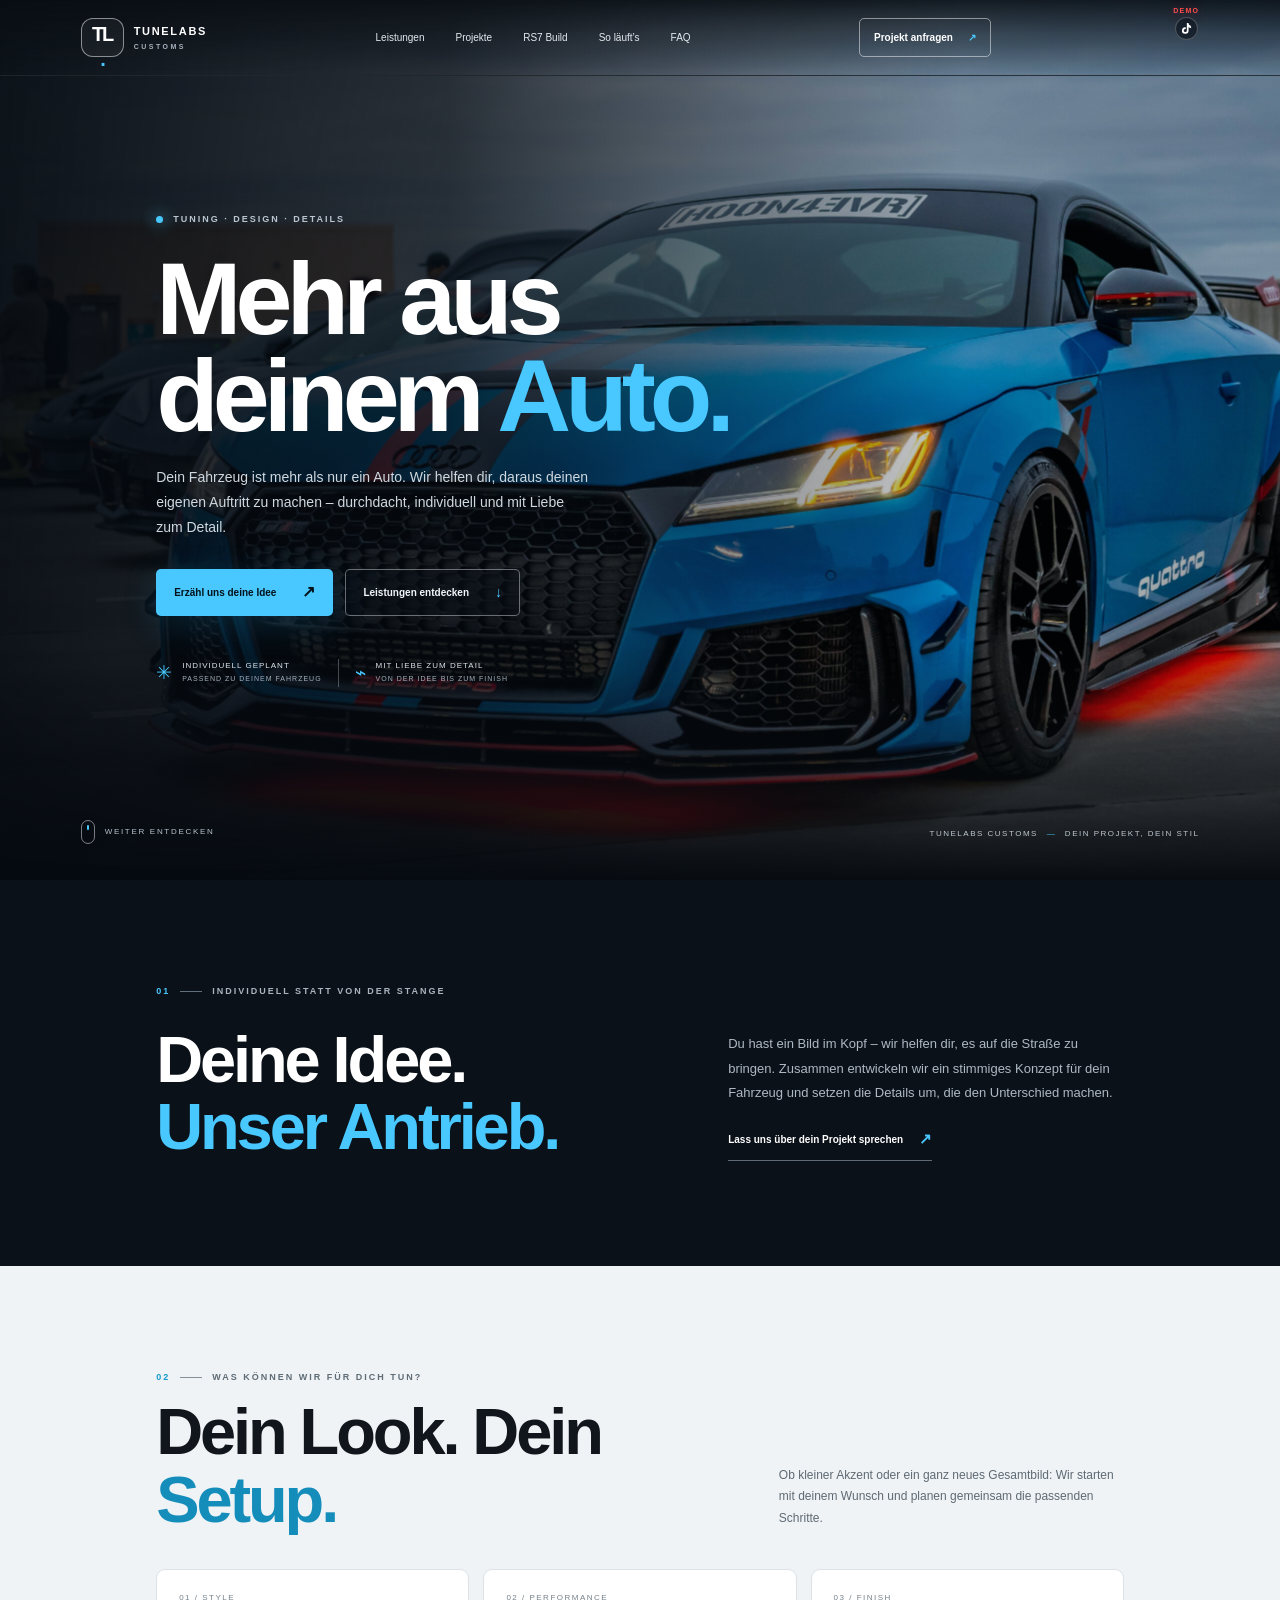
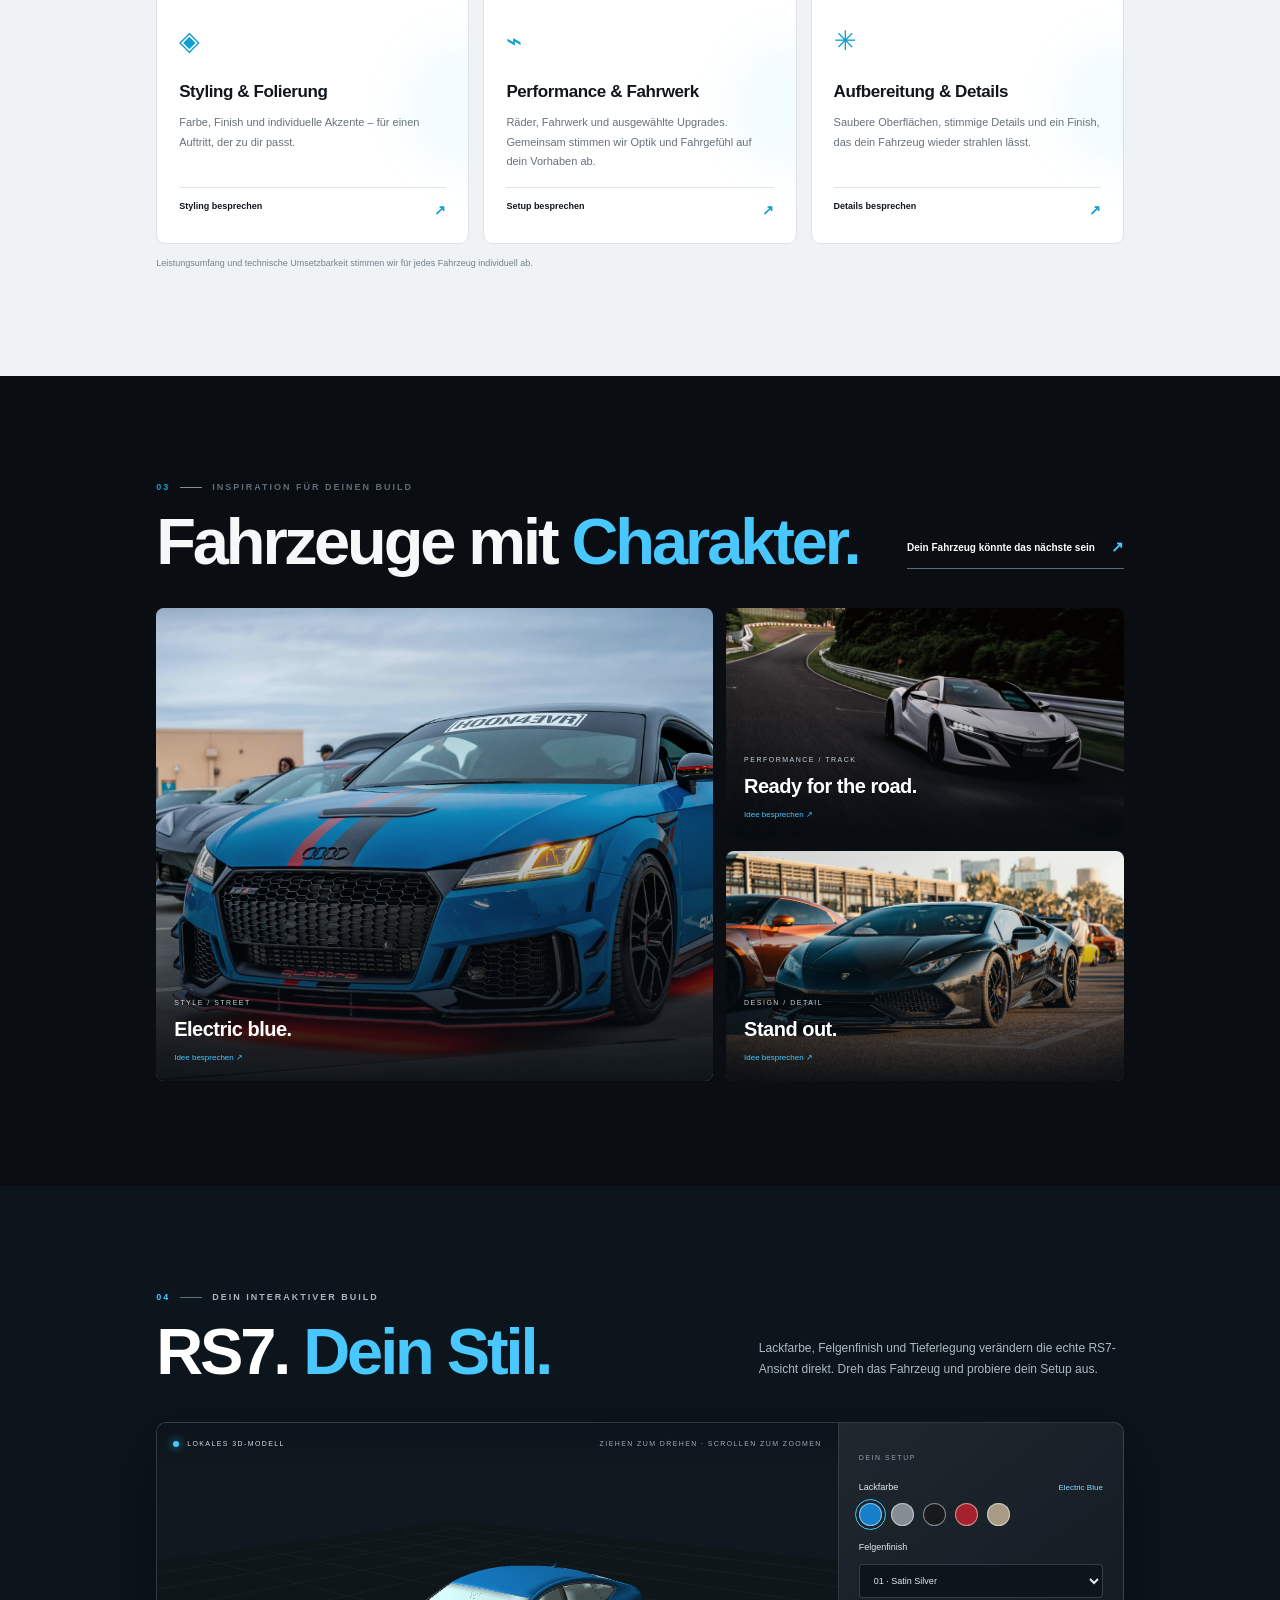
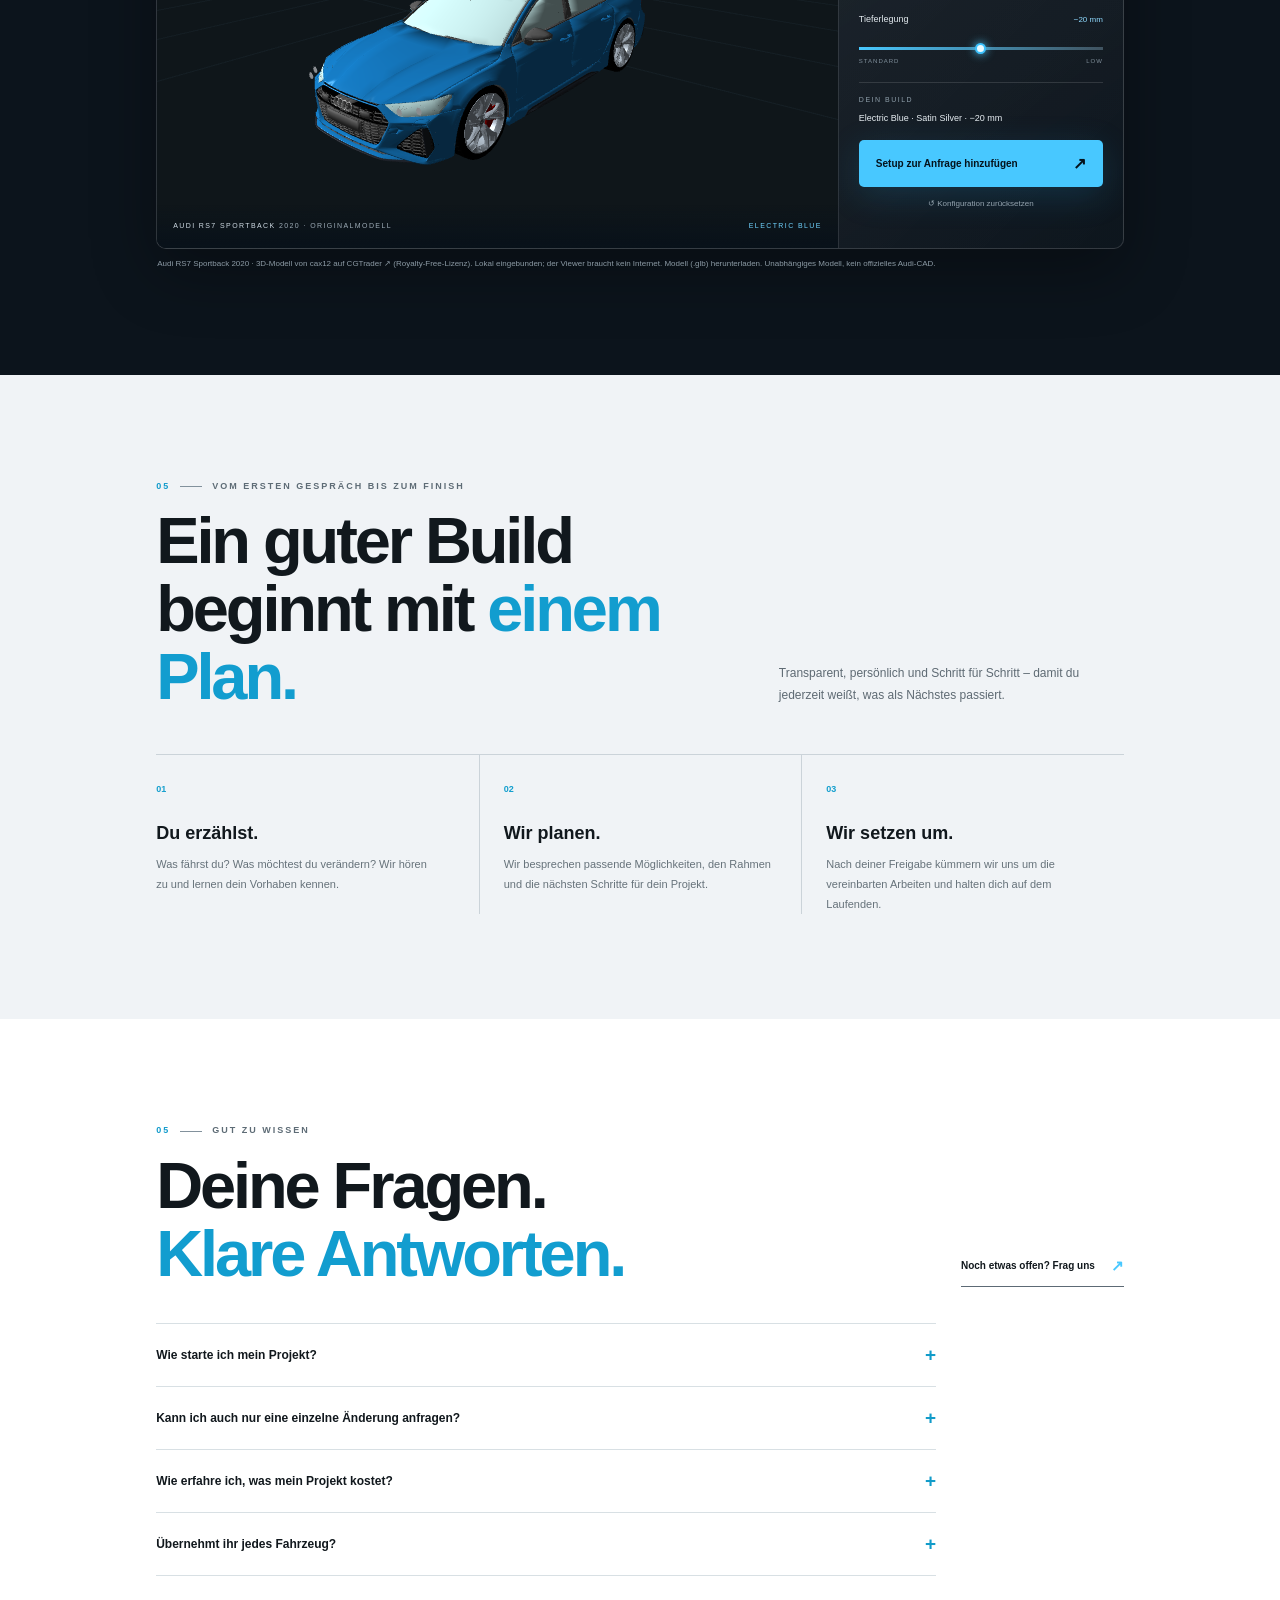
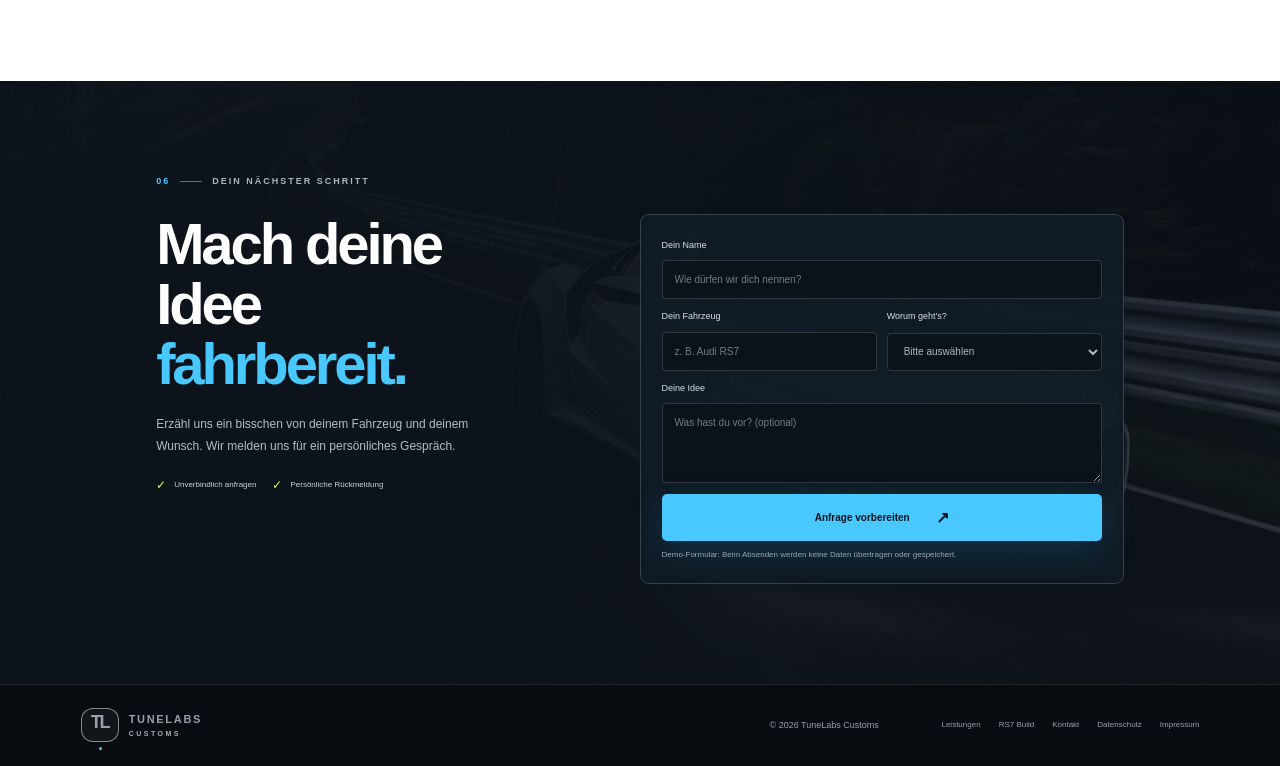
<file: index.html>
<!doctype html>
<html lang="de">
<head>
  <meta charset="utf-8"><meta name="viewport" content="width=device-width,initial-scale=1"><meta name="theme-color" content="#0a0d11">
  <meta name="description" content="TuneLabs Customs — individuelles Fahrzeugstyling, Performance und Details. Mach deinen Stil auf der Straße sichtbar.">
  <title>TuneLabs Customs — Dein Auto. Dein Stil.</title><link rel="icon" href="favicon.ico" type="image/x-icon"><link rel="stylesheet" href="styles.css"><script src="script.js" defer></script>
</head>
<body>
  <a class="skip-link" href="#main">Zum Inhalt springen</a>
  <header class="site-header"><a class="brand" href="#start" aria-label="TuneLabs Customs Startseite"><span class="brand-mark">TL<span>·</span></span><span class="brand-name">TUNELABS <small>CUSTOMS</small></span></a>
    <nav class="nav" id="main-nav" aria-label="Hauptnavigation"><a href="#leistungen">Leistungen</a><a href="#projekte">Projekte</a><a href="#konfigurator">RS7 Build</a><a href="#ablauf">So läuft’s</a><a href="#faq">FAQ</a></nav>
    <a class="header-cta" href="#kontakt">Projekt anfragen <span>↗</span></a><div class="header-social"><span class="demo-label">DEMO</span><a class="tiktok-link" href="https://www.tiktok.com/@lavie_hro" target="_blank" rel="noopener noreferrer" aria-label="TikTok-Profil öffnen (öffnet in neuem Tab)"><svg viewBox="0 0 24 24" aria-hidden="true" focusable="false"><path d="M19.59 6.69a4.83 4.83 0 0 1-3.77-4.1V2h-3.18v13.67a2.88 2.88 0 1 1-2.88-2.88c.34 0 .67.06.98.17v-3.25a6.08 6.08 0 1 0 5.08 5.99V9.85a8 8 0 0 0 4.67 1.5V8.17a4.85 4.85 0 0 1-.9-.08z"/></svg></a></div><button class="menu-toggle" aria-label="Menü öffnen" aria-expanded="false" aria-controls="main-nav"><i></i><i></i></button>
  </header>
  <main id="main">
    <section class="hero" id="start"><div class="hero-image"></div><div class="hero-overlay"></div><div class="hero-copy"><div class="eyebrow"><span></span> TUNING · DESIGN · DETAILS</div><h1>Mehr aus<br>deinem <em>Auto.</em></h1><p>Dein Fahrzeug ist mehr als nur ein Auto. Wir helfen dir, daraus deinen eigenen Auftritt zu machen – durchdacht, individuell und mit Liebe zum Detail.</p><div class="hero-actions"><a class="button button-primary" href="#kontakt">Erzähl uns deine Idee <span>↗</span></a><a class="button button-ghost" href="#leistungen">Leistungen entdecken <span>↓</span></a></div><div class="hero-proof"><span class="proof-icon">✳</span><span>INDIVIDUELL GEPLANT<br><b>PASSEND ZU DEINEM FAHRZEUG</b></span><span class="proof-divider"></span><span class="proof-icon">⌁</span><span>MIT LIEBE ZUM DETAIL<br><b>VON DER IDEE BIS ZUM FINISH</b></span></div></div><a class="hero-scroll" href="#intro"><span></span> WEITER ENTDECKEN</a><div class="hero-caption">TUNELABS CUSTOMS <span>—</span> DEIN PROJEKT, DEIN STIL</div></section>

    <section class="intro section" id="intro"><div class="section-kicker"><span>01</span><i></i> INDIVIDUELL STATT VON DER STANGE</div><div class="intro-grid"><h2>Deine Idee.<br><em>Unser Antrieb.</em></h2><div class="intro-text"><p>Du hast ein Bild im Kopf – wir helfen dir, es auf die Straße zu bringen. Zusammen entwickeln wir ein stimmiges Konzept für dein Fahrzeug und setzen die Details um, die den Unterschied machen.</p><a class="text-link" href="#kontakt">Lass uns über dein Projekt sprechen <span>↗</span></a></div></div></section>

    <section class="services section" id="leistungen"><div class="section-head"><div><div class="section-kicker"><span>02</span><i></i> WAS KÖNNEN WIR FÜR DICH TUN?</div><h2>Dein Look. Dein <em>Setup.</em></h2></div><p>Ob kleiner Akzent oder ein ganz neues Gesamtbild: Wir starten mit deinem Wunsch und planen gemeinsam die passenden Schritte.</p></div>
      <div class="service-grid">
        <article class="service-card"><span class="service-no">01 / STYLE</span><div class="service-icon">◈</div><h3>Styling &amp; Folierung</h3><p>Farbe, Finish und individuelle Akzente – für einen Auftritt, der zu dir passt.</p><a href="#kontakt" aria-label="Styling und Folierung anfragen">Styling besprechen <span>↗</span></a></article>
        <article class="service-card"><span class="service-no">02 / PERFORMANCE</span><div class="service-icon">⌁</div><h3>Performance &amp; Fahrwerk</h3><p>Räder, Fahrwerk und ausgewählte Upgrades. Gemeinsam stimmen wir Optik und Fahrgefühl auf dein Vorhaben ab.</p><a href="#kontakt" aria-label="Performance und Fahrwerk anfragen">Setup besprechen <span>↗</span></a></article>
        <article class="service-card"><span class="service-no">03 / FINISH</span><div class="service-icon">✳</div><h3>Aufbereitung &amp; Details</h3><p>Saubere Oberflächen, stimmige Details und ein Finish, das dein Fahrzeug wieder strahlen lässt.</p><a href="#kontakt" aria-label="Aufbereitung und Details anfragen">Details besprechen <span>↗</span></a></article>
      </div><p class="service-note">Leistungsumfang und technische Umsetzbarkeit stimmen wir für jedes Fahrzeug individuell ab.</p>
    </section>

    <section class="projects section" id="projekte"><div class="section-head"><div><div class="section-kicker"><span>03</span><i></i> INSPIRATION FÜR DEINEN BUILD</div><h2>Fahrzeuge mit <em>Charakter.</em></h2></div><a class="text-link" href="#kontakt">Dein Fahrzeug könnte das nächste sein <span>↗</span></a></div><div class="project-grid"><a class="project project-main" href="#kontakt"><img src="hero-audi.png" alt="Blauer Audi mit individuellem Styling" loading="lazy"><span class="project-shade"></span><span class="project-label"><small>STYLE / STREET</small><b>Electric blue.</b><i>Idee besprechen ↗</i></span></a><a class="project project-side" href="#kontakt"><img src="track-car.png" alt="Sportwagen auf der Rennstrecke" loading="lazy"><span class="project-shade"></span><span class="project-label"><small>PERFORMANCE / TRACK</small><b>Ready for the road.</b><i>Idee besprechen ↗</i></span></a><a class="project project-side project-third" href="#kontakt"><img src="showcase-cars.png" alt="Sportwagen mit individuellem Auftritt" loading="lazy"><span class="project-shade"></span><span class="project-label"><small>DESIGN / DETAIL</small><b>Stand out.</b><i>Idee besprechen ↗</i></span></a></div></section>

    <section class="configurator section" id="konfigurator"><div class="section-head"><div><div class="section-kicker"><span>04</span><i></i> DEIN INTERAKTIVER BUILD</div><h2>RS7. <em>Dein Stil.</em></h2></div><p>Lackfarbe, Felgenfinish und Tieferlegung verändern die echte RS7-Ansicht direkt. Dreh das Fahrzeug und probiere dein Setup aus.</p></div><div class="configurator-frame"><div class="car-stage"><div class="stage-top"><span><i></i> LOKALES 3D-MODELL</span><span>ZIEHEN ZUM DREHEN · SCROLLEN ZUM ZOOMEN</span></div><div id="car-viewer" aria-label="Drehbares 3D-Modell eines Audi RS7 Sportback 2020 mit Live-Anpassung"><div class="car-fallback"></div><span class="viewer-message">3D MODELL WIRD GELADEN</span></div><div class="stage-bottom"><span>AUDI RS7 SPORTBACK <b>2020 · ORIGINALMODELL</b></span><span id="color-display">ELECTRIC BLUE</span></div></div><aside class="config-controls"><span class="control-eyebrow">DEIN SETUP</span><label class="control-label">Lackfarbe <span id="paint-name">Electric Blue</span></label><div class="paint-swatches"><button class="paint-swatch active" data-name="Electric Blue" data-color="#167fca" style="--paint:#167fca" aria-label="Electric Blue"></button><button class="paint-swatch" data-name="Nardo Grey" data-color="#858d94" style="--paint:#858d94" aria-label="Nardo Grey"></button><button class="paint-swatch" data-name="Obsidian Black" data-color="#17191c" style="--paint:#17191c" aria-label="Obsidian Black"></button><button class="paint-swatch" data-name="Signal Red" data-color="#a5222c" style="--paint:#a5222c" aria-label="Signal Red"></button><button class="paint-swatch" data-name="Satin Sand" data-color="#a79b84" style="--paint:#a79b84" aria-label="Satin Sand"></button></div><label class="control-label" for="wheel-style">Felgenfinish</label><select id="wheel-style"><option value="satin">01 · Satin Silver</option><option value="black">02 · Gloss Black</option><option value="bronze">03 · Warm Bronze</option></select><label class="control-label" for="ride-height">Tieferlegung <b id="ride-value">−20 mm</b></label><input id="ride-height" type="range" min="0" max="40" value="20"><div class="range-labels"><span>STANDARD</span><span>LOW</span></div><div class="setup-readout"><small>DEIN BUILD</small><strong id="setup-summary">Electric Blue · Satin Silver · −20 mm</strong></div><button class="button button-primary config-button" id="send-config">Setup zur Anfrage hinzufügen <span>↗</span></button><button class="config-reset" id="reset-config">↺ Konfiguration zurücksetzen</button></aside></div><p class="model-note">Audi RS7 Sportback 2020 · 3D-Modell von <a href="https://www.cgtrader.com/designers/cax12" target="_blank" rel="noopener">cax12 auf CGTrader ↗</a> (Royalty-Free-Lizenz). Lokal eingebunden; der Viewer braucht kein Internet. <a href="audi-rs7-sportback-2020.glb" download>Modell (.glb) herunterladen</a>. Unabhängiges Modell, kein offizielles Audi-CAD.</p></section>

    <section class="process section" id="ablauf"><div class="section-head"><div><div class="section-kicker"><span>05</span><i></i> VOM ERSTEN GESPRÄCH BIS ZUM FINISH</div><h2>Ein guter Build<br>beginnt mit <em>einem Plan.</em></h2></div><p>Transparent, persönlich und Schritt für Schritt – damit du jederzeit weißt, was als Nächstes passiert.</p></div><div class="steps"><article><span>01</span><h3>Du erzählst.</h3><p>Was fährst du? Was möchtest du verändern? Wir hören zu und lernen dein Vorhaben kennen.</p></article><article><span>02</span><h3>Wir planen.</h3><p>Wir besprechen passende Möglichkeiten, den Rahmen und die nächsten Schritte für dein Projekt.</p></article><article><span>03</span><h3>Wir setzen um.</h3><p>Nach deiner Freigabe kümmern wir uns um die vereinbarten Arbeiten und halten dich auf dem Laufenden.</p></article></div></section>

    <section class="faq section" id="faq"><div class="section-head"><div><div class="section-kicker"><span>05</span><i></i> GUT ZU WISSEN</div><h2>Deine Fragen.<br><em>Klare Antworten.</em></h2></div><a class="text-link" href="#kontakt">Noch etwas offen? Frag uns <span>↗</span></a></div><div class="faq-list"><details><summary>Wie starte ich mein Projekt?<span>+</span></summary><p>Schick uns über das Anfrageformular ein paar Eckdaten zu dir, deinem Fahrzeug und deiner Idee. Wir melden uns, um die Möglichkeiten persönlich mit dir zu besprechen.</p></details><details><summary>Kann ich auch nur eine einzelne Änderung anfragen?<span>+</span></summary><p>Ja. Erzähl uns einfach, was du vorhast. Wir prüfen gemeinsam, welche Arbeiten zu deinem Fahrzeug und deinem Ziel passen.</p></details><details><summary>Wie erfahre ich, was mein Projekt kostet?<span>+</span></summary><p>Der Aufwand hängt von Fahrzeug, Material und gewünschtem Umfang ab. Nach einem Gespräch und einer Klärung der Details können wir den nächsten Schritt und einen passenden Kostenrahmen besprechen.</p></details><details><summary>Übernehmt ihr jedes Fahrzeug?<span>+</span></summary><p>Schick uns Modell, Baujahr und deine Wünsche. Wir schauen uns an, was für dein Fahrzeug möglich ist und geben dir eine ehrliche Rückmeldung.</p></details></div></section>

    <section class="contact" id="kontakt"><div class="contact-backdrop"></div><div class="contact-inner"><div class="section-kicker"><span>06</span><i></i> DEIN NÄCHSTER SCHRITT</div><div class="contact-layout"><div><h2>Mach deine Idee<br><em>fahrbereit.</em></h2><p>Erzähl uns ein bisschen von deinem Fahrzeug und deinem Wunsch. Wir melden uns für ein persönliches Gespräch.</p><div class="contact-promise"><span>✓</span> Unverbindlich anfragen <span>✓</span> Persönliche Rückmeldung</div></div><form class="contact-form" id="lead-form"><label for="name">Dein Name</label><input id="name" name="name" autocomplete="name" placeholder="Wie dürfen wir dich nennen?" required><div class="form-row"><div><label for="vehicle">Dein Fahrzeug</label><input id="vehicle" name="vehicle" placeholder="z. B. Audi RS7" required></div><div><label for="service">Worum geht’s?</label><select id="service" name="service" required><option value="" disabled selected>Bitte auswählen</option><option>Styling &amp; Folierung</option><option>Performance &amp; Fahrwerk</option><option>Aufbereitung &amp; Details</option><option>Ich bin noch offen</option></select></div></div><label for="message">Deine Idee</label><textarea id="message" name="message" rows="3" placeholder="Was hast du vor? (optional)"></textarea><button class="button button-primary submit-button" type="submit">Anfrage vorbereiten <span>↗</span></button><p class="form-feedback" id="form-feedback" aria-live="polite">Demo-Formular: Beim Absenden werden keine Daten übertragen oder gespeichert.</p></form></div></div></section>
  </main>
  <footer class="footer"><a class="brand" href="#start"><span class="brand-mark">TL<span>·</span></span><span class="brand-name">TUNELABS <small>CUSTOMS</small></span></a><span class="copyright">© <span id="year"></span> TuneLabs Customs</span><div class="footer-links"><a href="#leistungen">Leistungen</a><a href="#konfigurator">RS7 Build</a><a href="#kontakt">Kontakt</a><a href="datenschutz.html">Datenschutz</a><a href="impressum.html">Impressum</a></div></footer>
  <script src="model-data.js" defer></script><script src="configurator.js" defer></script>
</body></html>
</file>
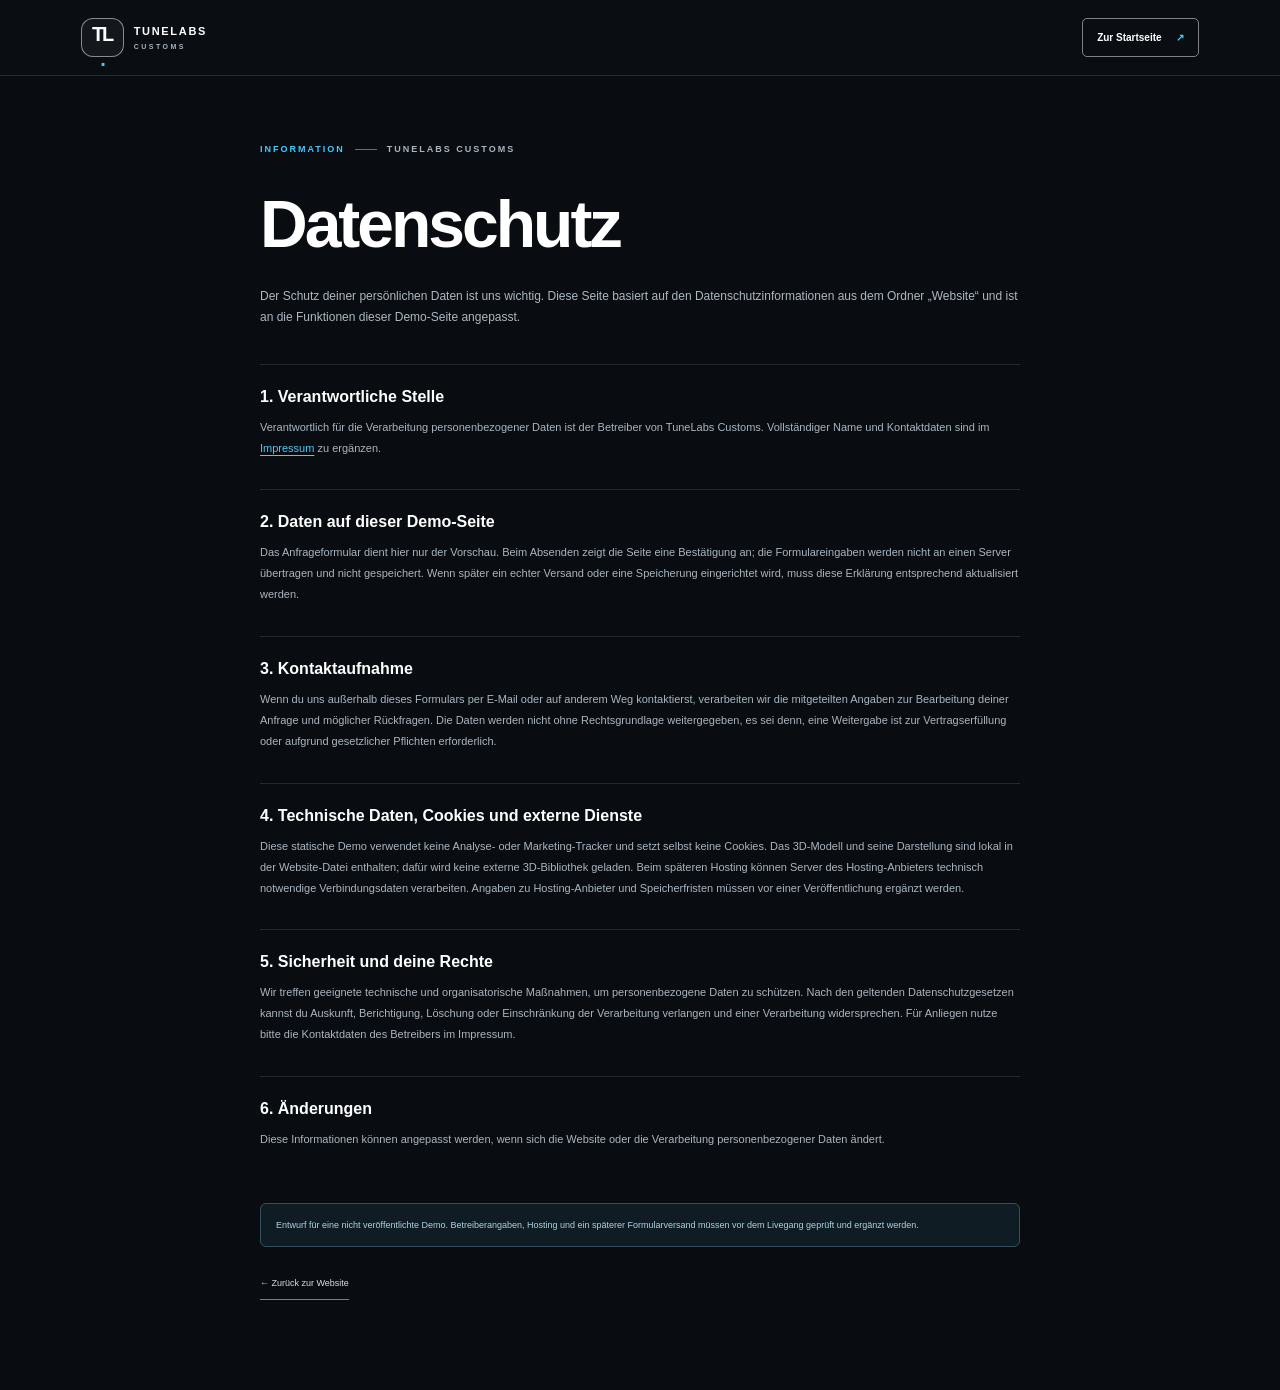
<file: datenschutz.html>
<!doctype html>
<html lang="de"><head><meta charset="utf-8"><meta name="viewport" content="width=device-width,initial-scale=1"><meta name="theme-color" content="#0a0d11"><title>Datenschutz — TuneLabs Customs</title><link rel="icon" href="favicon.ico"><link rel="stylesheet" href="styles.css"><link rel="stylesheet" href="legal.css"></head>
<body><header class="site-header legal-header"><a class="brand" href="index.html"><span class="brand-mark">TL<span>·</span></span><span class="brand-name">TUNELABS <small>CUSTOMS</small></span></a><a class="header-cta" href="index.html">Zur Startseite <span>↗</span></a></header><main class="legal-page"><div class="section-kicker"><span>INFORMATION</span><i></i> TUNELABS CUSTOMS</div><h1>Datenschutz</h1><p class="legal-lead">Der Schutz deiner persönlichen Daten ist uns wichtig. Diese Seite basiert auf den Datenschutzinformationen aus dem Ordner „Website“ und ist an die Funktionen dieser Demo-Seite angepasst.</p>
<section><h2>1. Verantwortliche Stelle</h2><p>Verantwortlich für die Verarbeitung personenbezogener Daten ist der Betreiber von TuneLabs Customs. Vollständiger Name und Kontaktdaten sind im <a href="impressum.html">Impressum</a> zu ergänzen.</p></section>
<section><h2>2. Daten auf dieser Demo-Seite</h2><p>Das Anfrageformular dient hier nur der Vorschau. Beim Absenden zeigt die Seite eine Bestätigung an; die Formulareingaben werden nicht an einen Server übertragen und nicht gespeichert. Wenn später ein echter Versand oder eine Speicherung eingerichtet wird, muss diese Erklärung entsprechend aktualisiert werden.</p></section>
<section><h2>3. Kontaktaufnahme</h2><p>Wenn du uns außerhalb dieses Formulars per E-Mail oder auf anderem Weg kontaktierst, verarbeiten wir die mitgeteilten Angaben zur Bearbeitung deiner Anfrage und möglicher Rückfragen. Die Daten werden nicht ohne Rechtsgrundlage weitergegeben, es sei denn, eine Weitergabe ist zur Vertragserfüllung oder aufgrund gesetzlicher Pflichten erforderlich.</p></section>
<section><h2>4. Technische Daten, Cookies und externe Dienste</h2><p>Diese statische Demo verwendet keine Analyse- oder Marketing-Tracker und setzt selbst keine Cookies. Das 3D-Modell und seine Darstellung sind lokal in der Website-Datei enthalten; dafür wird keine externe 3D-Bibliothek geladen. Beim späteren Hosting können Server des Hosting-Anbieters technisch notwendige Verbindungsdaten verarbeiten. Angaben zu Hosting-Anbieter und Speicherfristen müssen vor einer Veröffentlichung ergänzt werden.</p></section>
<section><h2>5. Sicherheit und deine Rechte</h2><p>Wir treffen geeignete technische und organisatorische Maßnahmen, um personenbezogene Daten zu schützen. Nach den geltenden Datenschutzgesetzen kannst du Auskunft, Berichtigung, Löschung oder Einschränkung der Verarbeitung verlangen und einer Verarbeitung widersprechen. Für Anliegen nutze bitte die Kontaktdaten des Betreibers im Impressum.</p></section>
<section><h2>6. Änderungen</h2><p>Diese Informationen können angepasst werden, wenn sich die Website oder die Verarbeitung personenbezogener Daten ändert.</p></section>
<p class="legal-note">Entwurf für eine nicht veröffentlichte Demo. Betreiberangaben, Hosting und ein späterer Formularversand müssen vor dem Livegang geprüft und ergänzt werden.</p><a class="legal-back" href="index.html">← Zurück zur Website</a></main></body></html>
</file>
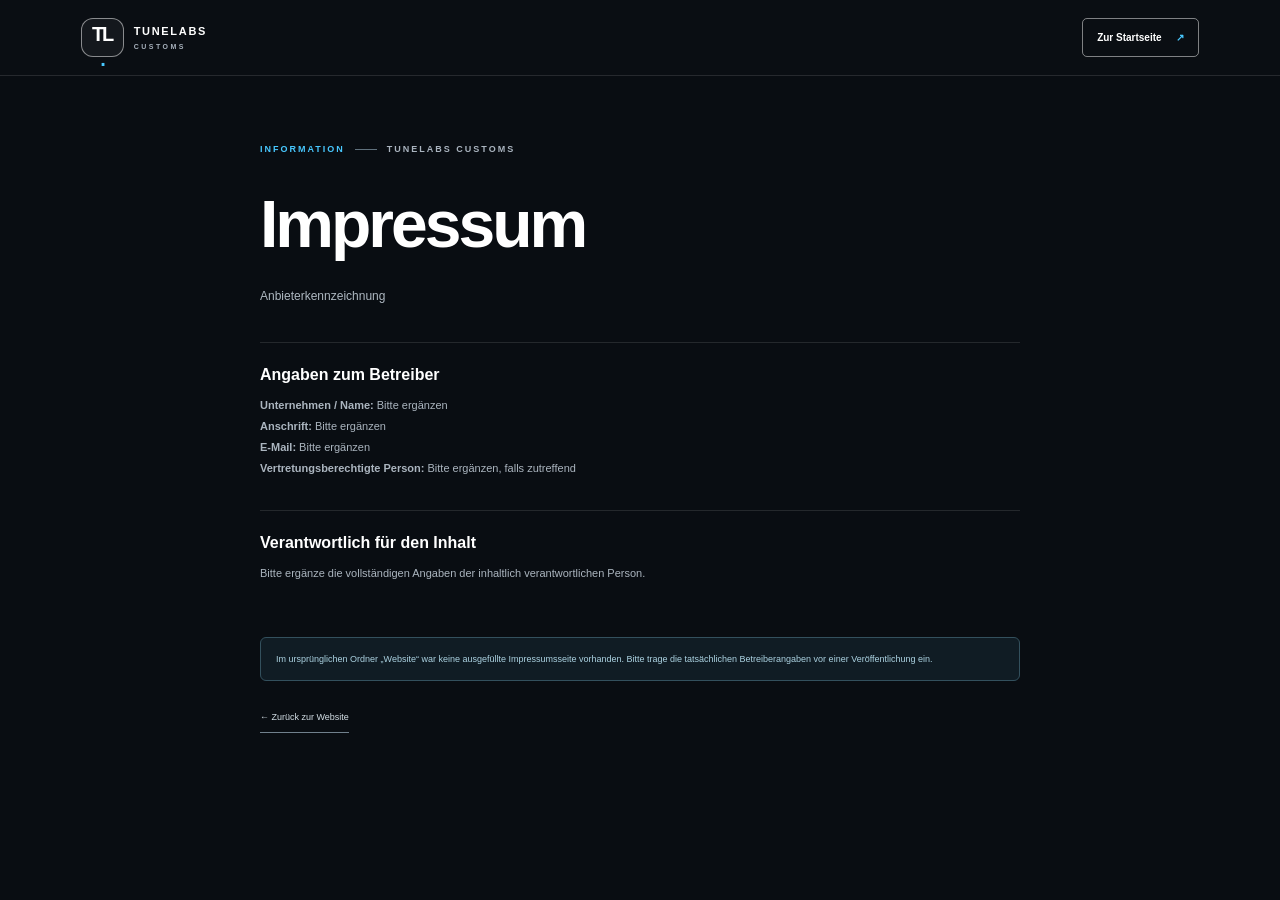
<file: impressum.html>
<!doctype html>
<html lang="de"><head><meta charset="utf-8"><meta name="viewport" content="width=device-width,initial-scale=1"><meta name="theme-color" content="#0a0d11"><title>Impressum — TuneLabs Customs</title><link rel="icon" href="favicon.ico"><link rel="stylesheet" href="styles.css"><link rel="stylesheet" href="legal.css"></head>
<body><header class="site-header legal-header"><a class="brand" href="index.html"><span class="brand-mark">TL<span>·</span></span><span class="brand-name">TUNELABS <small>CUSTOMS</small></span></a><a class="header-cta" href="index.html">Zur Startseite <span>↗</span></a></header><main class="legal-page"><div class="section-kicker"><span>INFORMATION</span><i></i> TUNELABS CUSTOMS</div><h1>Impressum</h1><p class="legal-lead">Anbieterkennzeichnung</p><section><h2>Angaben zum Betreiber</h2><p><strong>Unternehmen / Name:</strong> Bitte ergänzen<br><strong>Anschrift:</strong> Bitte ergänzen<br><strong>E-Mail:</strong> Bitte ergänzen<br><strong>Vertretungsberechtigte Person:</strong> Bitte ergänzen, falls zutreffend</p></section><section><h2>Verantwortlich für den Inhalt</h2><p>Bitte ergänze die vollständigen Angaben der inhaltlich verantwortlichen Person.</p></section><p class="legal-note">Im ursprünglichen Ordner „Website“ war keine ausgefüllte Impressumsseite vorhanden. Bitte trage die tatsächlichen Betreiberangaben vor einer Veröffentlichung ein.</p><a class="legal-back" href="index.html">← Zurück zur Website</a></main></body></html>
</file>
<file: styles.css>
:root{--ink:#090d12;--ink-soft:#101720;--paper:#f5f7f9;--white:#fff;--muted:#aab4bf;--line:rgba(255,255,255,.13);--blue:#48c8ff;--blue-dark:#1f9bd2;--lime:#d4ff57;--font:Inter,"Segoe UI",Arial,sans-serif;--display:"Arial",sans-serif}*{box-sizing:border-box}html{scroll-behavior:smooth;scroll-padding-top:82px}body{margin:0;background:var(--ink);color:var(--white);font-family:var(--font);font-size:14px;line-height:1.5}a{color:inherit;text-decoration:none}button,input,select,textarea{font:inherit}.skip-link{position:fixed;left:10px;top:-50px;z-index:99;background:#fff;color:#000;padding:10px}.skip-link:focus{top:10px}.site-header{height:76px;padding:0 6.3%;display:flex;align-items:center;justify-content:space-between;position:absolute;z-index:20;left:0;right:0;top:0;background:linear-gradient(#080d12dd,transparent);border-bottom:1px solid #ffffff17}.brand{display:flex;align-items:center;gap:10px}.brand-mark{height:39px;width:43px;border:1px solid #ffffff80;border-radius:12px;display:grid;place-items:center;font-weight:800;letter-spacing:-2px;font-size:20px;background:#ffffff0b}.brand-mark span{color:var(--blue)}.brand-name{font-size:11px;letter-spacing:1.7px;font-weight:800}.brand-name small{display:block;font-size:7px;letter-spacing:2.5px;color:#a7b1bc;margin-top:2px}.nav{display:flex;align-items:center;gap:31px}.nav a{font-size:10px;color:#e3e9ef;transition:color .2s}.nav a:hover,.footer-links a:hover{color:var(--blue)}.header-cta{font-size:10px;font-weight:700;border:1px solid #ffffff7a;border-radius:5px;padding:11px 14px;transition:.2s}.header-cta span{color:var(--blue);margin-left:12px}.header-cta:hover{background:var(--blue);border-color:var(--blue);color:#04121b}.header-cta:hover span{color:#04121b}.menu-toggle{display:none}.hero{height:min(880px,100svh);min-height:690px;position:relative;display:flex;align-items:center;overflow:hidden;background:#111820}.hero-image,.hero-overlay{position:absolute;inset:0}.hero-image{background:url('hero-audi.png') center 54%/cover no-repeat;transform:scale(1.01);animation:hero-in 1.2s ease both}.hero-overlay{background:linear-gradient(90deg,rgba(5,10,16,.94) 0%,rgba(5,10,16,.78) 35%,rgba(5,10,16,.16) 75%),linear-gradient(0deg,var(--ink) 0%,transparent 27%,rgba(7,12,18,.2) 100%)}@keyframes hero-in{from{transform:scale(1.06);filter:brightness(.72)}to{transform:scale(1.01);filter:brightness(1)}}.hero-copy{position:relative;z-index:1;margin:20px 0 0 12.2%;max-width:580px}.eyebrow,.section-kicker{font-size:9px;font-weight:700;letter-spacing:2px;color:#bac5cf}.eyebrow{display:flex;align-items:center;gap:10px;margin-bottom:25px}.eyebrow span{height:7px;width:7px;background:var(--blue);border-radius:50%;box-shadow:0 0 15px var(--blue)}h1,h2,h3,p{margin-top:0}.hero h1{font-size:clamp(58px,8vw,105px);line-height:.94;letter-spacing:-6px;margin:0 0 21px;font-weight:800}.hero h1 em,.intro h2 em,.section-head h2 em,.process h2 em,.faq h2 em,.contact h2 em{font-style:normal;color:var(--blue)}.hero-copy>p{font-size:14px;line-height:1.8;color:#d0d8df;max-width:435px;margin-bottom:28px}.hero-actions{display:flex;align-items:center;gap:12px;flex-wrap:wrap}.button{min-height:47px;display:inline-flex;align-items:center;justify-content:center;gap:26px;padding:0 17px;border:1px solid transparent;border-radius:5px;font-weight:750;font-size:10px;transition:transform .2s,background .2s,color .2s;cursor:pointer}.button:hover{transform:translateY(-2px)}.button-primary{background:var(--blue);color:#04121b;box-shadow:0 9px 34px #20a7e52c}.button-primary:hover{background:#83ddff}.button-primary span{font-size:16px}.button-ghost{border-color:#ffffff64;background:#0a111a75;color:#f2f6fa}.button-ghost span{color:var(--blue);font-size:14px}.button-ghost:hover{background:#ffffff18}.hero-proof{display:flex;align-items:center;gap:10px;margin-top:43px;color:#dce4eb}.proof-icon{color:var(--blue);font-size:19px}.hero-proof>span:nth-child(2),.hero-proof>span:nth-child(5){font-size:8px;letter-spacing:1px;line-height:1.6}.hero-proof b{font-size:7px;color:#a4b0bc;font-weight:500}.proof-divider{width:1px;height:28px;background:#ffffff45;margin:0 6px}.hero-scroll{position:absolute;bottom:36px;left:6.3%;font-size:8px;letter-spacing:1.7px;color:#b7c2cc;display:flex;align-items:center;gap:10px}.hero-scroll span{height:24px;width:14px;border:1px solid #ffffff77;border-radius:10px;position:relative}.hero-scroll span:after{content:'';position:absolute;width:2px;height:5px;left:5px;top:4px;background:var(--blue);border-radius:3px}.hero-caption{position:absolute;bottom:40px;right:6.3%;font-size:8px;letter-spacing:1.5px;color:#bdc7d0}.hero-caption span{color:var(--blue);margin:0 5px}.section{padding:105px 12.2%}.section-kicker{display:flex;align-items:center;gap:10px;color:#aab4bf}.section-kicker>span{color:var(--blue)}.section-kicker i{width:22px;height:1px;background:#60717d}.intro{background:#0b1118}.intro-grid{display:grid;grid-template-columns:1fr .8fr;gap:8%;align-items:end;margin-top:27px}.intro h2,.section-head h2,.process h2,.faq h2,.contact h2{font-size:clamp(38px,5.4vw,65px);line-height:1.04;letter-spacing:-3.1px;margin:0;font-weight:750}.intro-text p{color:#aeb9c4;font-size:13px;line-height:1.9;margin:0 0 22px}.text-link{display:inline-flex;align-items:center;gap:16px;font-size:10px;font-weight:700;border-bottom:1px solid #5d6a75;padding:0 0 9px;transition:color .2s}.text-link span{color:var(--blue);font-size:15px}.text-link:hover{color:var(--blue)}.services{background:#f0f3f6;color:#10161b}.services .section-kicker,.projects .section-kicker,.process .section-kicker,.faq .section-kicker{color:#5e6c76}.services .section-kicker i,.projects .section-kicker i,.process .section-kicker i,.faq .section-kicker i{background:#82919c}.services .section-kicker>span,.projects .section-kicker>span,.process .section-kicker>span,.faq .section-kicker>span{color:#149ccc}.section-head{display:flex;align-items:end;justify-content:space-between;gap:35px;margin-bottom:36px}.section-head h2{margin-top:14px}.services .section-head>p,.process .section-head>p{max-width:345px;margin:0 0 4px;color:#5e6a73;font-size:12px;line-height:1.8}.services .section-head h2 em{color:#148dba}.service-grid{display:grid;grid-template-columns:repeat(3,1fr);gap:14px}.service-card{min-height:265px;background:#fff;border:1px solid #dce2e7;border-radius:9px;padding:22px;display:flex;flex-direction:column;position:relative;overflow:hidden;transition:transform .25s,box-shadow .25s}.service-card:after{content:'';position:absolute;width:130px;height:130px;right:-65px;top:70px;border-radius:50%;background:#4bcaf012;filter:blur(20px);transition:.3s}.service-card:hover{transform:translateY(-5px);box-shadow:0 17px 35px #0e304214}.service-card:hover:after{background:#4bcaf030}.service-no{font-size:8px;letter-spacing:1.5px;color:#75818a}.service-icon{font-size:27px;color:#139fce;margin:17px 0}.service-card h3{font-size:17px;letter-spacing:-.4px;margin:0 0 9px}.service-card p{font-size:11px;line-height:1.75;color:#66727a;margin:0 0 16px}.service-card>a{display:flex;justify-content:space-between;border-top:1px solid #e1e6e9;padding-top:12px;margin-top:auto;font-size:9px;font-weight:700}.service-card>a span{color:#139fce;font-size:14px}.service-note{font-size:9px;color:#75818a;margin:13px 0 0}.projects{background:#0a0d11}.projects .section-head{margin-bottom:32px}.projects .section-head h2{color:#f5f7f9}.projects .section-head h2 em{color:var(--blue)}.projects .text-link{white-space:nowrap;margin-bottom:7px}.project-grid{display:grid;grid-template-columns:1.4fr 1fr;grid-template-rows:230px 230px;gap:13px}.project{position:relative;display:block;overflow:hidden;border-radius:8px;background:#17232c;min-width:0}.project-main{grid-row:span 2}.project img{width:100%;height:100%;object-fit:cover;display:block;transition:transform .5s;filter:saturate(.88)}.project:hover img{transform:scale(1.04)}.project-shade{position:absolute;inset:35% 0 0;background:linear-gradient(transparent,#060b11e8)}.project-label{position:absolute;left:18px;right:18px;bottom:17px;display:flex;flex-direction:column}.project-label small{font-size:7px;letter-spacing:1.5px;color:#c2d0d9;margin-bottom:5px}.project-label b{font-size:20px;letter-spacing:-.5px}.project-label i{font-style:normal;font-size:8px;color:var(--blue);margin-top:8px}.process{background:#f0f3f6;color:#11181d}.process h2 em,.faq h2 em{color:#129dcf}.steps{display:grid;grid-template-columns:repeat(3,1fr);border-top:1px solid #cbd3d9;margin-top:44px}.steps article{padding:22px 24px 0 0;position:relative}.steps article+article{padding-left:24px;border-left:1px solid #cbd3d9}.steps article>span{font-size:9px;font-weight:800;color:#149fce}.steps h3{font-size:18px;margin:22px 0 8px}.steps p{font-size:11px;line-height:1.8;color:#66727a;max-width:280px;margin:0}.faq{background:#fff;color:#11181d}.faq .section-head{align-items:end}.faq-list{max-width:780px;border-top:1px solid #d8e0e4}.faq details{border-bottom:1px solid #d8e0e4}.faq summary{min-height:62px;display:flex;align-items:center;justify-content:space-between;list-style:none;cursor:pointer;font-weight:700;font-size:12px}.faq summary::-webkit-details-marker{display:none}.faq summary span{font-size:19px;color:#119bc9;transition:transform .2s}.faq details[open] summary span{transform:rotate(45deg)}.faq details p{font-size:11px;line-height:1.85;color:#626f78;max-width:650px;padding:0 30px 18px 0;margin:0}.contact{position:relative;overflow:hidden;background:#0e1822;padding:94px 12.2% 100px}.contact-backdrop{position:absolute;inset:0;background:linear-gradient(90deg,#0b1118fa,#0b1118ed 48%,#0b1118ae),url('track-car.png') center 55%/cover no-repeat;opacity:.75}.contact-inner{position:relative;z-index:1}.contact-layout{display:grid;grid-template-columns:.9fr 1.1fr;gap:9%;align-items:start;margin-top:25px}.contact h2{font-size:clamp(40px,5vw,58px)}.contact h2 em{color:var(--blue)}.contact-layout>div>p{max-width:350px;color:#b3bdc6;font-size:12px;line-height:1.9;margin:18px 0}.contact-promise{display:flex;gap:8px;align-items:center;flex-wrap:wrap;font-size:8px;color:#ccd4da}.contact-promise span{color:var(--lime);font-size:12px}.contact-promise span:nth-child(2){margin-left:8px}.contact-form{padding:21px;background:#111c26e8;border:1px solid #ffffff2b;border-radius:9px;display:grid;gap:8px}.contact-form label{font-size:9px;color:#d7e0e7;margin-top:3px}.contact-form input,.contact-form select,.contact-form textarea{width:100%;background:#0b1219;border:1px solid #ffffff28;border-radius:4px;color:#f3f6f8;padding:11px 12px;font-size:10px;outline:none}.contact-form input:focus,.contact-form select:focus,.contact-form textarea:focus{border-color:var(--blue)}.contact-form input::placeholder,.contact-form textarea::placeholder{color:#6f7d88}.contact-form select{color:#aebac3}.contact-form select option{background:#111c26}.contact-form textarea{resize:vertical;min-height:80px}.form-row{display:grid;grid-template-columns:1fr 1fr;gap:10px}.form-row>div{display:grid;gap:8px}.submit-button{width:100%;margin-top:3px}.form-feedback{margin:0;color:#98a9b5;font-size:8px;line-height:1.6}.form-feedback.success{color:#d5ff7c}.footer{min-height:82px;padding:19px 6.3%;display:flex;align-items:center;justify-content:space-between;gap:18px;border-top:1px solid #ffffff1c;background:#080b0f;color:#96a1aa;font-size:9px}.footer .brand-mark{height:34px;width:38px;font-size:18px}.copyright{margin-left:auto;margin-right:4%}.footer-links{display:flex;gap:18px}.footer-links a{font-size:8px;transition:color .2s}
@media(max-width:850px){.site-header{padding:0 4.5%}.nav{gap:18px}.nav a{font-size:9px}.hero-copy{margin-left:8%}.section{padding-left:8%;padding-right:8%}.project-grid{grid-template-rows:205px 205px}.contact{padding-left:8%;padding-right:8%}}
@media(max-width:620px){.site-header{height:67px;padding:0 5%}.brand-mark{width:36px;height:36px;font-size:18px}.brand-name{font-size:10px}.header-cta{margin-left:auto;margin-right:11px;padding:9px 10px;font-size:8px}.menu-toggle{height:34px;width:34px;border:1px solid #ffffff58;background:#101923b8;border-radius:5px;display:flex;flex-direction:column;justify-content:center;align-items:center;gap:5px}.menu-toggle i{width:14px;height:1px;background:white}.nav{display:none;position:absolute;top:66px;left:0;right:0;padding:8px 6% 16px;background:#0a0e13f7;border-bottom:1px solid #ffffff20;backdrop-filter:blur(14px);flex-direction:column;align-items:stretch;gap:0}.nav.open{display:flex}.nav a{font-size:10px;padding:14px 0;border-bottom:1px solid #ffffff15}.hero{height:91svh;min-height:690px}.hero-image{background-position:56% center}.hero-overlay{background:linear-gradient(90deg,#050a10e6,#050a109c 57%,#050a1038),linear-gradient(0deg,var(--ink),transparent 33%)}.hero-copy{margin:58px 7% 0;max-width:460px}.eyebrow{font-size:8px;letter-spacing:1.4px}.hero h1{font-size:clamp(55px,14vw,77px);letter-spacing:-4px}.hero-copy>p{font-size:12px}.hero-actions{gap:9px}.button{min-height:44px;padding:0 12px;font-size:9px;gap:15px}.hero-proof{margin-top:32px;gap:7px}.hero-proof>span:nth-child(2),.hero-proof>span:nth-child(5){font-size:7px}.hero-proof b{font-size:6px}.hero-scroll{left:7%;bottom:22px}.hero-caption{right:7%;bottom:30px;font-size:6px;letter-spacing:1px}.section{padding:76px 7%}.intro-grid{display:block;margin-top:22px}.intro h2,.section-head h2,.process h2,.faq h2{font-size:43px;letter-spacing:-2.3px}.intro-text{margin-top:21px}.intro-text p{font-size:12px}.section-head{display:block;margin-bottom:26px}.services .section-head>p,.process .section-head>p{margin:16px 0 0;font-size:11px}.service-grid{grid-template-columns:1fr;gap:10px}.service-card{min-height:0;padding:17px}.service-icon{margin:10px 0}.service-card p{margin-bottom:13px}.projects .section-head>.text-link{margin-top:19px}.project-grid{display:flex;flex-direction:column;gap:10px}.project{height:225px}.project-main{height:290px}.project-label{left:14px;bottom:14px}.process{padding-top:75px;padding-bottom:75px}.steps{grid-template-columns:1fr;margin-top:29px}.steps article,.steps article+article{padding:17px 0 18px;border-left:0;border-bottom:1px solid #cbd3d9}.steps h3{margin:9px 0 5px}.faq .section-head>.text-link{margin-top:18px}.faq summary{font-size:11px;min-height:58px}.contact{padding:72px 7%}.contact-layout{grid-template-columns:1fr;gap:22px;margin-top:20px}.contact h2{font-size:45px;letter-spacing:-2.4px}.contact-layout>div>p{font-size:11px}.contact-form{padding:17px}.footer{padding:19px 7%;display:grid;grid-template-columns:1fr auto;gap:14px}.copyright{grid-column:1/-1;grid-row:2;margin:0}.footer-links{gap:12px;flex-wrap:wrap;justify-content:flex-end}.footer-links a{font-size:7px}}
@media(prefers-reduced-motion:reduce){html{scroll-behavior:auto}*,*:before,*:after{animation-duration:.01ms!important;transition-duration:.01ms!important}}
.configurator{background:#0c141c}.configurator .section-head>p{max-width:365px;margin:0 0 5px;color:#aeb9c3;font-size:12px;line-height:1.8}.configurator .section-head h2 em{color:var(--blue)}.configurator-frame{display:grid;grid-template-columns:minmax(0,1fr) 285px;border:1px solid #ffffff22;border-radius:10px;overflow:hidden;background:linear-gradient(135deg,#ffffff13,#ffffff04);box-shadow:0 22px 65px #0005}.car-stage{position:relative;min-width:0;background:#101a24}.stage-top,.stage-bottom{height:43px;position:absolute;left:0;right:0;z-index:2;display:flex;align-items:center;justify-content:space-between;padding:0 16px;font-size:7px;letter-spacing:1.4px;color:#d1dce5}.stage-top{top:0;background:linear-gradient(#09111aaa,transparent)}.stage-top>span:first-child{display:flex;gap:8px;align-items:center}.stage-top i{height:6px;width:6px;background:var(--blue);border-radius:50%;box-shadow:0 0 10px var(--blue)}.stage-top>span:last-child{color:#9eacb7}.stage-bottom{bottom:0;background:linear-gradient(transparent,#08111aeb)}.stage-bottom b{font-weight:400;color:#9eacb7}.stage-bottom>span:last-child{color:#70d3ff}#car-viewer{height:425px;position:relative}#car-viewer canvas{width:100%;height:100%;display:block;cursor:grab}#car-viewer canvas:active{cursor:grabbing}.car-fallback{position:absolute;inset:0;background:radial-gradient(ellipse at 52% 65%,#293d4d,#121d27 70%),url('hero-audi.png') center/cover;opacity:.48}.viewer-message{position:absolute;top:50%;left:50%;transform:translate(-50%,-50%);font-size:8px;letter-spacing:1.5px;color:#dae4eb}.config-controls{padding:22px 20px;border-left:1px solid #ffffff1e;background:linear-gradient(145deg,#ffffff0a,#07101830)}.control-eyebrow,.setup-readout small{font-size:7px;letter-spacing:1.5px;color:#8f9faa}.control-label{display:flex;justify-content:space-between;align-items:center;font-size:9px;color:#e1e8ed;margin:15px 0 9px}.control-label>span,.control-label>b{font-size:8px;font-weight:500;color:#8fdaff}.paint-swatches{display:flex;gap:9px}.paint-swatch{width:23px;height:23px;border:0;border-radius:50%;background:var(--paint);box-shadow:inset 0 0 0 1px #fff7;position:relative;cursor:pointer}.paint-swatch.active:after{content:'';position:absolute;inset:-4px;border:1px solid var(--blue);border-radius:50%}#wheel-style{width:100%;padding:10px;background:#0c141c;color:#e2e9ee;border:1px solid #ffffff2c;border-radius:4px;font-size:9px;outline:none}#wheel-style option{background:#0c141c}#ride-height{width:100%;height:3px;appearance:none;background:linear-gradient(90deg,var(--blue),#405360);margin:7px 0;outline:none}#ride-height::-webkit-slider-thumb{appearance:none;width:11px;height:11px;border:2px solid #3bc1fc;background:#eafaff;border-radius:50%;box-shadow:0 0 10px #53ccff;cursor:pointer}#ride-height::-moz-range-thumb{width:8px;height:8px;border:2px solid #3bc1fc;background:#eafaff;border-radius:50%;box-shadow:0 0 10px #53ccff;cursor:pointer}.range-labels{display:flex;justify-content:space-between;font-size:6px;letter-spacing:1px;color:#82919d}.setup-readout{display:flex;flex-direction:column;gap:6px;margin-top:16px;padding-top:12px;border-top:1px solid #ffffff20}.setup-readout strong{font-size:9px;font-weight:500;color:#e8eef2}.config-button{width:100%;margin-top:15px;border:0;justify-content:space-between}.config-reset{display:block;margin:10px auto 0;background:none;color:#94a3ae;border:0;font-size:8px;cursor:pointer}.config-reset:hover{color:var(--blue)}.model-note{color:#8c9aa5;font-size:8px;margin:9px 1px 0}
@media(max-width:850px){.configurator-frame{grid-template-columns:minmax(0,1fr) 255px}.config-controls{padding:19px 15px}#car-viewer{height:385px}}
@media(max-width:620px){.configurator-frame{grid-template-columns:1fr}.config-controls{border-left:0;border-top:1px solid #ffffff1e;padding:19px}.configurator .section-head>p{margin-top:15px;font-size:11px}#car-viewer{height:300px}.stage-top,.stage-bottom{padding:0 11px}.stage-top>span:last-child{font-size:5px;letter-spacing:.8px}}
.header-social{display:flex;flex-direction:column;align-items:center;align-self:flex-start;gap:3px;margin:7px 0 0 14px;position:relative;z-index:2}.demo-label{font-size:7px;font-weight:800;line-height:1;color:#ff4b4b;letter-spacing:1.3px;text-shadow:0 0 12px #ff363666}.tiktok-link{width:23px;height:23px;display:grid;place-items:center;border:1px solid #ffffff3a;border-radius:50%;background:#111923bf;color:#fff;transition:color .2s,border-color .2s,background .2s}.tiktok-link svg{width:13px;height:13px;fill:currentColor}.tiktok-link:hover,.tiktok-link:focus-visible{color:#1ce5e5;border-color:#1ce5e5;background:#111923}.tiktok-link:focus-visible{outline:2px solid #1ce5e5;outline-offset:3px}@media(max-width:620px){.header-social{margin:5px 9px 0 0}.header-cta{margin-right:0}}
</file>
<file: legal.css>
.legal-header{position:relative;background:#0a0e13;border-bottom:1px solid #ffffff1d}.legal-page{width:min(760px,88%);margin:0 auto;padding:67px 0 90px;min-height:calc(100vh - 76px)}.legal-page h1{font-size:clamp(42px,6vw,66px);letter-spacing:-3px;margin:18px 0 12px}.legal-lead{color:#aeb8c1;font-size:12px;line-height:1.8;margin-bottom:35px}.legal-page section{border-top:1px solid #ffffff1c;padding:20px 0}.legal-page h2{font-size:16px;margin:0 0 8px}.legal-page section p{color:#abb5bf;font-size:11px;line-height:1.9}.legal-page section a{color:#50c9f6;text-decoration:underline;text-underline-offset:3px}.legal-note{border:1px solid #33505d;border-radius:6px;background:#101c24;padding:13px 15px;color:#acd3e2;font-size:9px;line-height:1.8;margin:22px 0}.legal-back{display:inline-block;margin-top:8px;color:#d5e0e7;font-size:9px;border-bottom:1px solid #70808c;padding-bottom:8px}.legal-back:hover{color:#48c8ff}
@media(max-width:620px){.legal-page{padding-top:45px}.legal-page h1{font-size:45px}}
</file>
